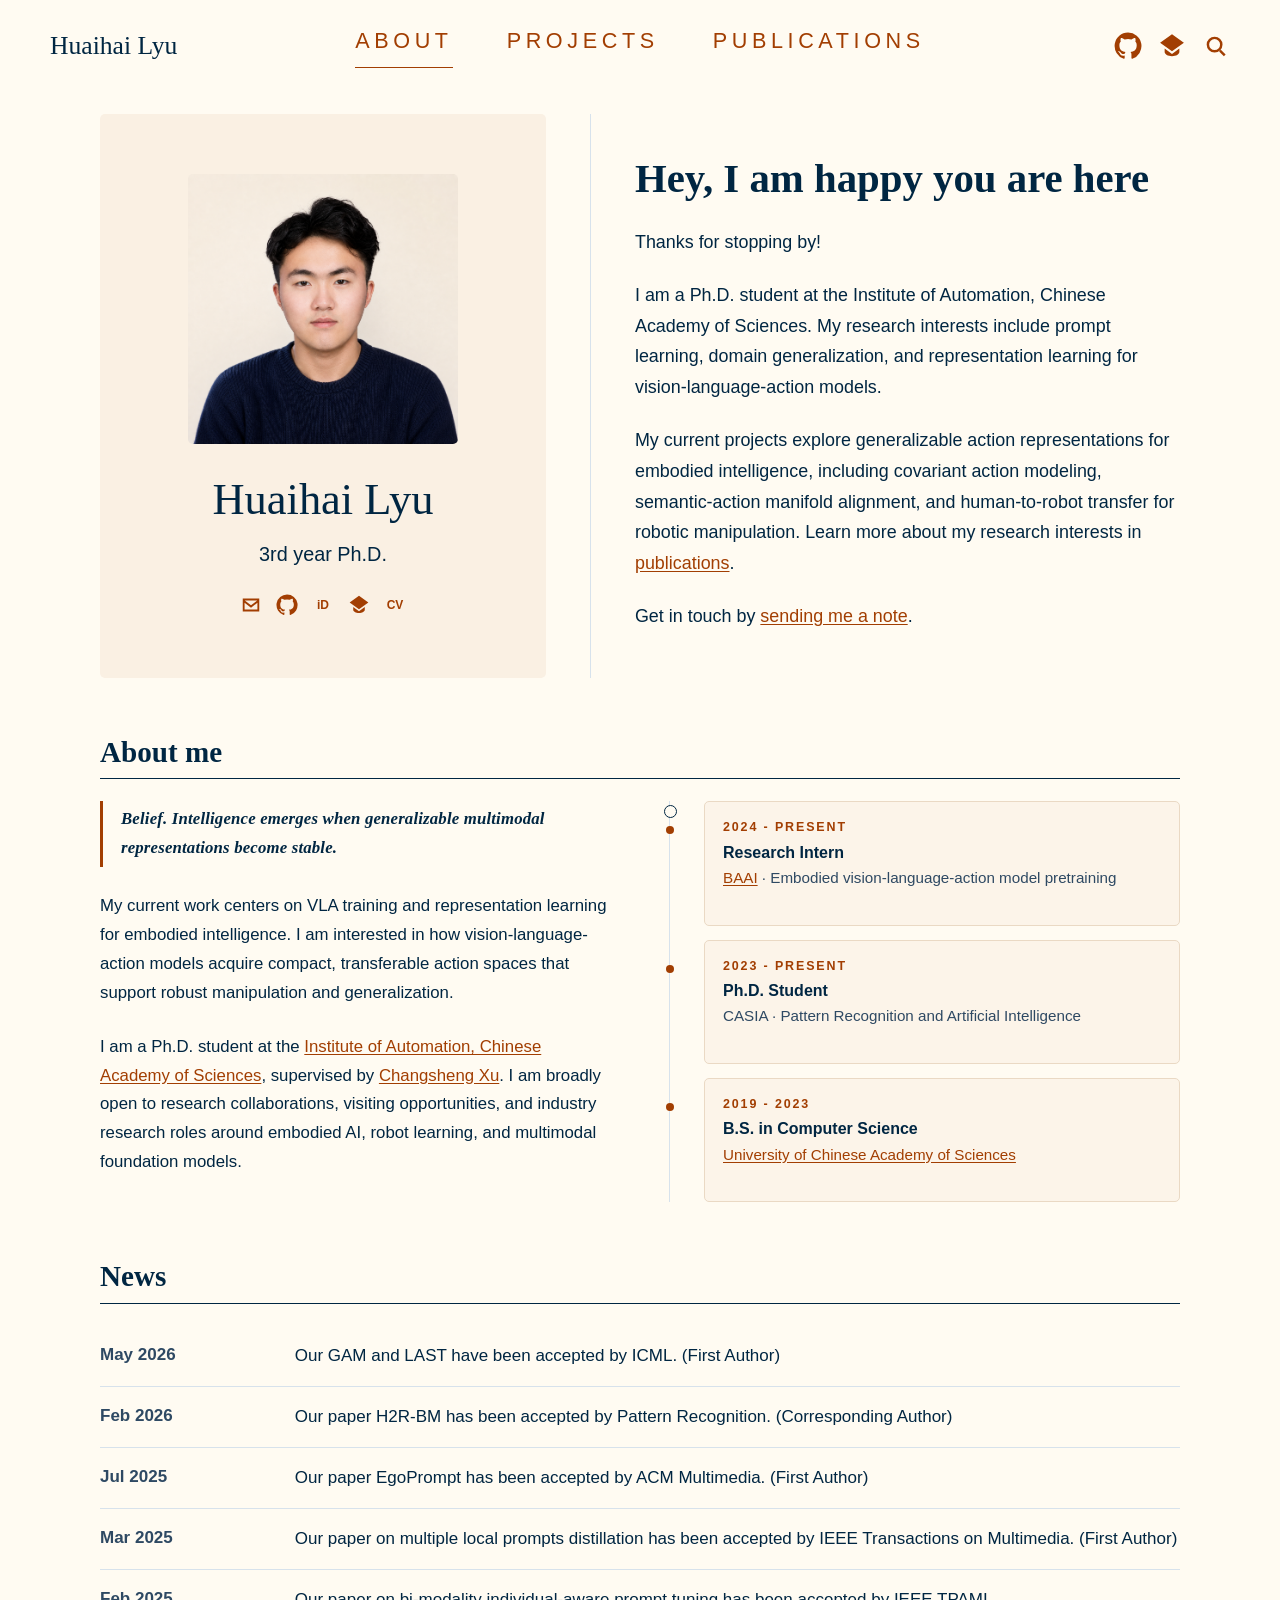
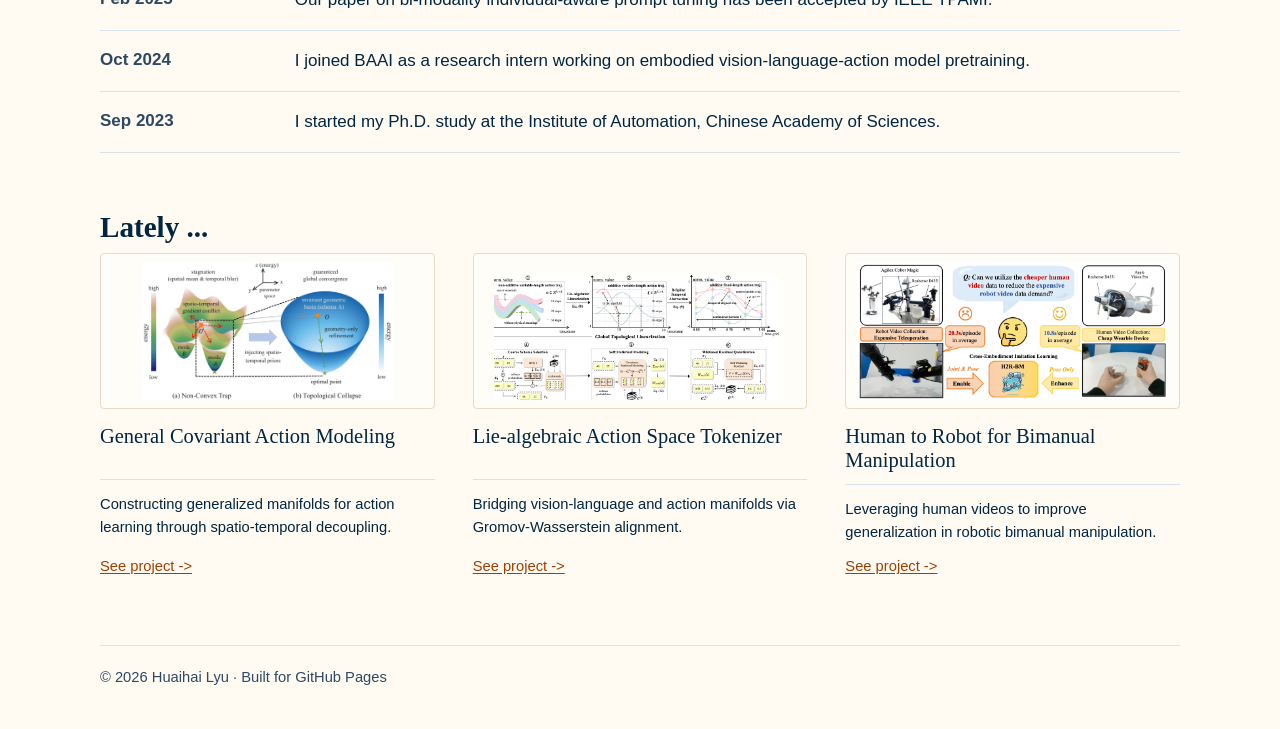
<file: index.html>
<!doctype html>
<html lang="en">
  <head>
    <meta charset="utf-8">
    <meta name="viewport" content="width=device-width, initial-scale=1">
    <title>Huaihai Lyu</title>
    <meta
      name="description"
      content="Huaihai Lyu is a Ph.D. student working on prompt learning, domain generalization, and vision-language-action representation learning."
    >
    <link rel="stylesheet" href="assets/css/styles.css">
  </head>
  <body>
    <header class="site-header">
      <a class="brand" href="index.html#about">Huaihai Lyu</a>
      <nav class="primary-nav" aria-label="Primary navigation">
        <a class="active" href="#about">About</a>
        <a href="#projects">Projects</a>
        <a href="publications.html">Publications</a>
      </nav>
      <div class="header-tools" aria-label="External links">
        <a href="https://github.com/huaihailv" aria-label="GitHub" title="GitHub">
          <svg viewBox="0 0 24 24" aria-hidden="true">
            <path d="M12 .5A11.5 11.5 0 0 0 8.36 22.9c.58.1.79-.25.79-.56v-2.1c-3.22.7-3.9-1.38-3.9-1.38-.53-1.34-1.29-1.7-1.29-1.7-1.05-.72.08-.71.08-.71 1.16.08 1.77 1.2 1.77 1.2 1.03 1.76 2.7 1.25 3.36.96.1-.75.4-1.25.73-1.54-2.57-.29-5.28-1.29-5.28-5.73 0-1.27.45-2.3 1.2-3.12-.12-.29-.52-1.48.11-3.08 0 0 .98-.31 3.2 1.19a11.1 11.1 0 0 1 5.82 0c2.22-1.5 3.2-1.19 3.2-1.19.63 1.6.23 2.79.11 3.08.75.82 1.2 1.85 1.2 3.12 0 4.46-2.72 5.43-5.3 5.72.41.35.78 1.05.78 2.12v3.15c0 .31.21.67.8.56A11.5 11.5 0 0 0 12 .5Z"/>
          </svg>
        </a>
        <a href="https://scholar.google.com/citations?user=WUCPa74AAAAJ&hl=en" aria-label="Google Scholar" title="Google Scholar">
          <svg viewBox="0 0 24 24" aria-hidden="true">
            <path d="M12 2 1.8 9.25 12 16.5l10.2-7.25L12 2Zm0 16.75L5.7 14.2v2.95c0 1.93 2.82 3.55 6.3 3.55s6.3-1.62 6.3-3.55V14.2L12 18.75Z"/>
          </svg>
        </a>
        <a href="#search" aria-label="Search" title="Search">
          <svg viewBox="0 0 24 24" aria-hidden="true">
            <path d="M10.8 4a6.8 6.8 0 1 0 0 13.6 6.8 6.8 0 0 0 0-13.6Zm0 2.1a4.7 4.7 0 1 1 0 9.4 4.7 4.7 0 0 1 0-9.4Zm5.35 9.15 4.1 4.1-1.49 1.49-4.1-4.1 1.49-1.49Z"/>
          </svg>
        </a>
      </div>
    </header>

    <main class="page">
      <section class="hero" id="about">
        <aside class="profile-card" aria-label="Profile summary">
          <img class="profile-photo" src="assets/images/portrait-clean-bg.png" alt="Portrait of Huaihai Lyu">
          <h1>Huaihai Lyu</h1>
          <p>3rd year Ph.D.</p>
          <div class="profile-links" aria-label="Profile links">
            <a href="mailto:lvhuaihai2023@ia.ac.cn" aria-label="Email" title="Email">
              <svg viewBox="0 0 24 24" aria-hidden="true"><path d="M3 5h18v14H3V5Zm2.2 2 6.8 5.35L18.8 7H5.2Zm13.8 10V9.55l-7 5.5-7-5.5V17h14Z"/></svg>
            </a>
            <a href="https://github.com/huaihailv" aria-label="GitHub" title="GitHub">
              <svg viewBox="0 0 24 24" aria-hidden="true"><path d="M12 .5A11.5 11.5 0 0 0 8.36 22.9c.58.1.79-.25.79-.56v-2.1c-3.22.7-3.9-1.38-3.9-1.38-.53-1.34-1.29-1.7-1.29-1.7-1.05-.72.08-.71.08-.71 1.16.08 1.77 1.2 1.77 1.2 1.03 1.76 2.7 1.25 3.36.96.1-.75.4-1.25.73-1.54-2.57-.29-5.28-1.29-5.28-5.73 0-1.27.45-2.3 1.2-3.12-.12-.29-.52-1.48.11-3.08 0 0 .98-.31 3.2 1.19a11.1 11.1 0 0 1 5.82 0c2.22-1.5 3.2-1.19 3.2-1.19.63 1.6.23 2.79.11 3.08.75.82 1.2 1.85 1.2 3.12 0 4.46-2.72 5.43-5.3 5.72.41.35.78 1.05.78 2.12v3.15c0 .31.21.67.8.56A11.5 11.5 0 0 0 12 .5Z"/></svg>
            </a>
            <a href="#" aria-label="ORCID" title="ORCID"><span>iD</span></a>
            <a href="https://scholar.google.com/citations?user=WUCPa74AAAAJ&hl=en" aria-label="Google Scholar" title="Google Scholar">
              <svg viewBox="0 0 24 24" aria-hidden="true"><path d="M12 2 1.8 9.25 12 16.5l10.2-7.25L12 2Zm0 16.75L5.7 14.2v2.95c0 1.93 2.82 3.55 6.3 3.55s6.3-1.62 6.3-3.55V14.2L12 18.75Z"/></svg>
            </a>
            <a href="#" aria-label="CV" title="CV"><span>CV</span></a>
          </div>
        </aside>

        <div class="hero-rule" aria-hidden="true"></div>

        <section class="hero-copy">
          <h2>Hey, I am happy you are here</h2>
          <p>Thanks for stopping by!</p>
          <p>
            I am a Ph.D. student at the
            Institute of Automation, Chinese Academy of Sciences.
            My research interests include prompt learning, domain generalization, and representation learning for vision-language-action models.
          </p>
          <p>
            My current projects explore generalizable action representations for embodied intelligence, including covariant action modeling,
            semantic-action manifold alignment, and human-to-robot transfer for robotic manipulation. Learn more about my research interests
            in <a href="publications.html">publications</a>.
          </p>
          <p>Get in touch by <a href="mailto:lvhuaihai2023@ia.ac.cn">sending me a note</a>.</p>
        </section>
      </section>

      <section class="section about-me">
        <h2>About me</h2>
        <div class="section-rule"></div>
        <div class="about-layout">
          <div class="about-copy">
            <p class="research-lemma">
              Belief. Intelligence emerges when generalizable multimodal representations become stable.
            </p>
            <p>
              My current work centers on VLA training and representation learning for embodied intelligence. I am interested in how
              vision-language-action models acquire compact, transferable action spaces that support robust manipulation and generalization.
            </p>
            <p>
              I am a Ph.D. student at the
              <a href="https://english.ia.cas.cn/" target="_blank" rel="noreferrer">Institute of Automation, Chinese Academy of Sciences</a>,
              supervised by
              <a href="https://baike.baidu.com/item/%E5%BE%90%E5%B8%B8%E8%83%9C/7074988" target="_blank" rel="noreferrer">Changsheng Xu</a>.
              I am broadly open to research collaborations, visiting opportunities, and industry research roles around embodied AI,
              robot learning, and multimodal foundation models.
            </p>
          </div>
          <div class="experience-panel" aria-label="Experience">
            <article class="experience-item">
              <span class="experience-date">2024 - Present</span>
              <h3>Research Intern</h3>
              <p><a href="https://www.baai.ac.cn/english.html" target="_blank" rel="noreferrer">BAAI</a> · Embodied vision-language-action model pretraining</p>
            </article>
            <article class="experience-item">
              <span class="experience-date">2023 - Present</span>
              <h3>Ph.D. Student</h3>
              <p>CASIA · Pattern Recognition and Artificial Intelligence</p>
            </article>
            <article class="experience-item">
              <span class="experience-date">2019 - 2023</span>
              <h3>B.S. in Computer Science</h3>
              <p><a href="https://english.ucas.ac.cn/" target="_blank" rel="noreferrer">University of Chinese Academy of Sciences</a></p>
            </article>
          </div>
        </div>
      </section>

      <section class="section news" aria-labelledby="news-title">
        <h2 id="news-title">News</h2>
        <div class="section-rule"></div>
        <dl class="news-list">
          <dt>May 2026</dt>
          <dd>Our GAM and LAST have been accepted by ICML. (First Author)</dd>
          <dt>Feb 2026</dt>
          <dd>Our paper H2R-BM has been accepted by Pattern Recognition. (Corresponding Author)</dd>
          <dt>Jul 2025</dt>
          <dd>Our paper EgoPrompt has been accepted by ACM Multimedia. (First Author)</dd>
          <dt>Mar 2025</dt>
          <dd>Our paper on multiple local prompts distillation has been accepted by IEEE Transactions on Multimedia. (First Author)</dd>
          <dt>Feb 2025</dt>
          <dd>Our paper on bi-modality individual-aware prompt tuning has been accepted by IEEE TPAMI.</dd>
          <dt>Oct 2024</dt>
          <dd>I joined BAAI as a research intern working on embodied vision-language-action model pretraining.</dd>
          <dt>Sep 2023</dt>
          <dd>I started my Ph.D. study at the Institute of Automation, Chinese Academy of Sciences.</dd>
        </dl>
      </section>

      <section class="section projects" id="projects" aria-labelledby="projects-title">
        <h2 id="projects-title">Lately ...</h2>
        <div class="project-grid">
          <article class="project-card">
            <figure class="project-figure">
              <img src="assets/images/gam-overview.png" alt="Teaser diagram for General Covariant Action Modeling">
            </figure>
            <h3>General Covariant Action Modeling</h3>
            <p>Constructing generalized manifolds for action learning through spatio-temporal decoupling.</p>
            <a href="publications.html">See project -></a>
          </article>
          <article class="project-card">
            <figure class="project-figure">
              <img src="assets/images/last.png" alt="Diagram for Lie-algebraic Action Space Tokenizer">
            </figure>
            <h3>Lie-algebraic Action Space Tokenizer</h3>
            <p>Bridging vision-language and action manifolds via Gromov-Wasserstein alignment.</p>
            <a href="publications.html">See project -></a>
          </article>
          <article class="project-card">
            <figure class="project-figure">
              <img src="assets/images/h2r-teaser.png" alt="Teaser diagram for Human to Robot for Bimanual Manipulation">
            </figure>
            <h3>Human to Robot for Bimanual Manipulation</h3>
            <p>Leveraging human videos to improve generalization in robotic bimanual manipulation.</p>
            <a href="publications.html">See project -></a>
          </article>
        </div>
      </section>
    </main>

    <footer class="site-footer">
      <p>© 2026 Huaihai Lyu · Built for GitHub Pages</p>
    </footer>
  </body>
</html>
</file>
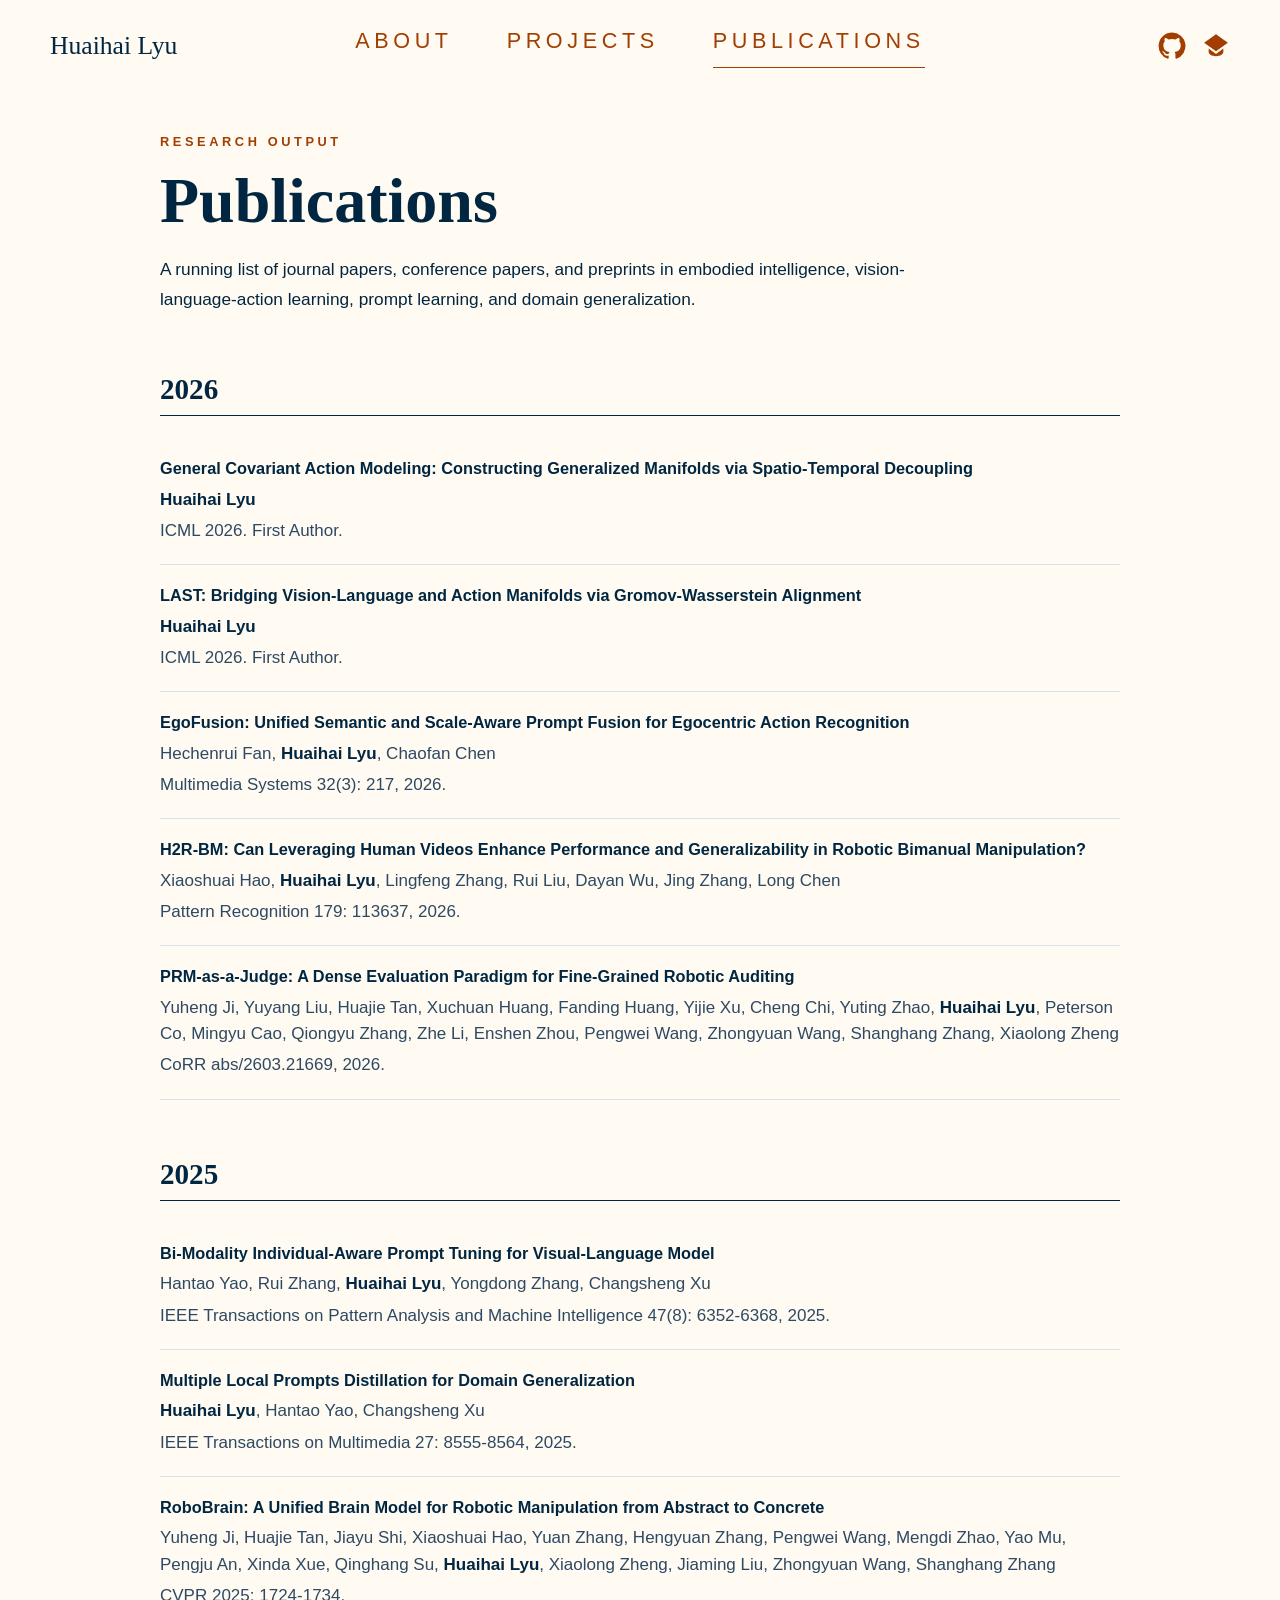
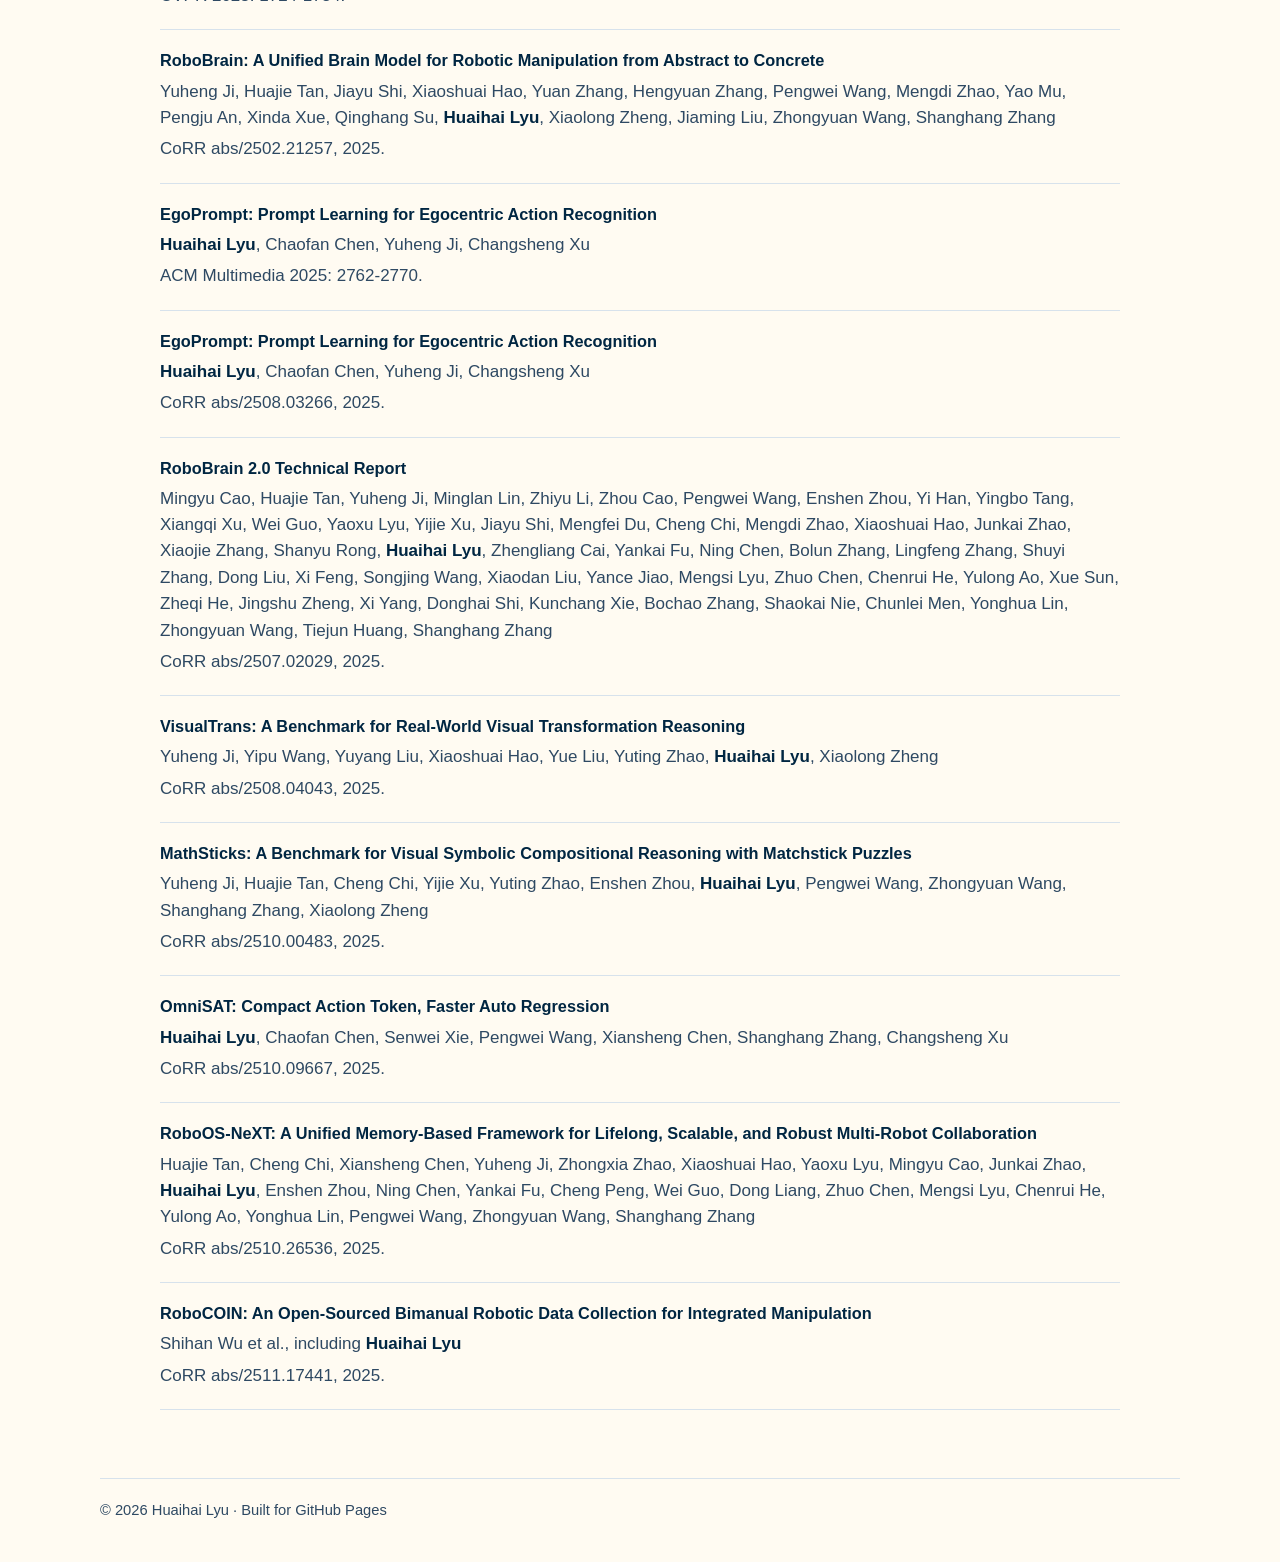
<file: publications.html>
<!doctype html>
<html lang="en">
  <head>
    <meta charset="utf-8">
    <meta name="viewport" content="width=device-width, initial-scale=1">
    <title>Publications - Huaihai Lyu</title>
    <meta
      name="description"
      content="Selected publications by Huaihai Lyu in vision-language-action learning, domain generalization, and prompt learning."
    >
    <link rel="stylesheet" href="assets/css/styles.css">
  </head>
  <body>
    <header class="site-header">
      <a class="brand" href="index.html#about">Huaihai Lyu</a>
      <nav class="primary-nav" aria-label="Primary navigation">
        <a href="index.html#about">About</a>
        <a href="index.html#projects">Projects</a>
        <a class="active" href="publications.html">Publications</a>
      </nav>
      <div class="header-tools" aria-label="External links">
        <a href="https://github.com/huaihailv" aria-label="GitHub" title="GitHub">
          <svg viewBox="0 0 24 24" aria-hidden="true">
            <path d="M12 .5A11.5 11.5 0 0 0 8.36 22.9c.58.1.79-.25.79-.56v-2.1c-3.22.7-3.9-1.38-3.9-1.38-.53-1.34-1.29-1.7-1.29-1.7-1.05-.72.08-.71.08-.71 1.16.08 1.77 1.2 1.77 1.2 1.03 1.76 2.7 1.25 3.36.96.1-.75.4-1.25.73-1.54-2.57-.29-5.28-1.29-5.28-5.73 0-1.27.45-2.3 1.2-3.12-.12-.29-.52-1.48.11-3.08 0 0 .98-.31 3.2 1.19a11.1 11.1 0 0 1 5.82 0c2.22-1.5 3.2-1.19 3.2-1.19.63 1.6.23 2.79.11 3.08.75.82 1.2 1.85 1.2 3.12 0 4.46-2.72 5.43-5.3 5.72.41.35.78 1.05.78 2.12v3.15c0 .31.21.67.8.56A11.5 11.5 0 0 0 12 .5Z"/>
          </svg>
        </a>
        <a href="https://scholar.google.com/citations?user=WUCPa74AAAAJ&hl=en" aria-label="Google Scholar" title="Google Scholar">
          <svg viewBox="0 0 24 24" aria-hidden="true">
            <path d="M12 2 1.8 9.25 12 16.5l10.2-7.25L12 2Zm0 16.75L5.7 14.2v2.95c0 1.93 2.82 3.55 6.3 3.55s6.3-1.62 6.3-3.55V14.2L12 18.75Z"/>
          </svg>
        </a>
      </div>
    </header>

    <main class="page publication-page">
      <section class="publication-header">
        <p class="eyebrow">Research Output</p>
        <h1>Publications</h1>
        <p>
          A running list of journal papers, conference papers, and preprints in embodied intelligence,
          vision-language-action learning, prompt learning, and domain generalization.
        </p>
      </section>

      <section class="section">
        <h2>2026</h2>
        <div class="section-rule"></div>
        <ol class="publication-list detailed">
          <li>
            <article>
              <h3>General Covariant Action Modeling: Constructing Generalized Manifolds via Spatio-Temporal Decoupling</h3>
              <p><strong>Huaihai Lyu</strong></p>
              <p>ICML 2026. First Author.</p>
            </article>
          </li>
          <li>
            <article>
              <h3>LAST: Bridging Vision-Language and Action Manifolds via Gromov-Wasserstein Alignment</h3>
              <p><strong>Huaihai Lyu</strong></p>
              <p>ICML 2026. First Author.</p>
            </article>
          </li>
          <li>
            <article>
              <h3>EgoFusion: Unified Semantic and Scale-Aware Prompt Fusion for Egocentric Action Recognition</h3>
              <p>Hechenrui Fan, <strong>Huaihai Lyu</strong>, Chaofan Chen</p>
              <p>Multimedia Systems 32(3): 217, 2026.</p>
            </article>
          </li>
          <li>
            <article>
              <h3>H2R-BM: Can Leveraging Human Videos Enhance Performance and Generalizability in Robotic Bimanual Manipulation?</h3>
              <p>Xiaoshuai Hao, <strong>Huaihai Lyu</strong>, Lingfeng Zhang, Rui Liu, Dayan Wu, Jing Zhang, Long Chen</p>
              <p>Pattern Recognition 179: 113637, 2026.</p>
            </article>
          </li>
          <li>
            <article>
              <h3>PRM-as-a-Judge: A Dense Evaluation Paradigm for Fine-Grained Robotic Auditing</h3>
              <p>Yuheng Ji, Yuyang Liu, Huajie Tan, Xuchuan Huang, Fanding Huang, Yijie Xu, Cheng Chi, Yuting Zhao, <strong>Huaihai Lyu</strong>, Peterson Co, Mingyu Cao, Qiongyu Zhang, Zhe Li, Enshen Zhou, Pengwei Wang, Zhongyuan Wang, Shanghang Zhang, Xiaolong Zheng</p>
              <p>CoRR abs/2603.21669, 2026.</p>
            </article>
          </li>
        </ol>
      </section>

      <section class="section">
        <h2>2025</h2>
        <div class="section-rule"></div>
        <ol class="publication-list detailed">
          <li>
            <article>
              <h3>Bi-Modality Individual-Aware Prompt Tuning for Visual-Language Model</h3>
              <p>Hantao Yao, Rui Zhang, <strong>Huaihai Lyu</strong>, Yongdong Zhang, Changsheng Xu</p>
              <p>IEEE Transactions on Pattern Analysis and Machine Intelligence 47(8): 6352-6368, 2025.</p>
            </article>
          </li>
          <li>
            <article>
              <h3>Multiple Local Prompts Distillation for Domain Generalization</h3>
              <p><strong>Huaihai Lyu</strong>, Hantao Yao, Changsheng Xu</p>
              <p>IEEE Transactions on Multimedia 27: 8555-8564, 2025.</p>
            </article>
          </li>
          <li>
            <article>
              <h3>RoboBrain: A Unified Brain Model for Robotic Manipulation from Abstract to Concrete</h3>
              <p>Yuheng Ji, Huajie Tan, Jiayu Shi, Xiaoshuai Hao, Yuan Zhang, Hengyuan Zhang, Pengwei Wang, Mengdi Zhao, Yao Mu, Pengju An, Xinda Xue, Qinghang Su, <strong>Huaihai Lyu</strong>, Xiaolong Zheng, Jiaming Liu, Zhongyuan Wang, Shanghang Zhang</p>
              <p>CVPR 2025: 1724-1734.</p>
            </article>
          </li>
          <li>
            <article>
              <h3>RoboBrain: A Unified Brain Model for Robotic Manipulation from Abstract to Concrete</h3>
              <p>Yuheng Ji, Huajie Tan, Jiayu Shi, Xiaoshuai Hao, Yuan Zhang, Hengyuan Zhang, Pengwei Wang, Mengdi Zhao, Yao Mu, Pengju An, Xinda Xue, Qinghang Su, <strong>Huaihai Lyu</strong>, Xiaolong Zheng, Jiaming Liu, Zhongyuan Wang, Shanghang Zhang</p>
              <p>CoRR abs/2502.21257, 2025.</p>
            </article>
          </li>
          <li>
            <article>
              <h3>EgoPrompt: Prompt Learning for Egocentric Action Recognition</h3>
              <p><strong>Huaihai Lyu</strong>, Chaofan Chen, Yuheng Ji, Changsheng Xu</p>
              <p>ACM Multimedia 2025: 2762-2770.</p>
            </article>
          </li>
          <li>
            <article>
              <h3>EgoPrompt: Prompt Learning for Egocentric Action Recognition</h3>
              <p><strong>Huaihai Lyu</strong>, Chaofan Chen, Yuheng Ji, Changsheng Xu</p>
              <p>CoRR abs/2508.03266, 2025.</p>
            </article>
          </li>
          <li>
            <article>
              <h3>RoboBrain 2.0 Technical Report</h3>
              <p>Mingyu Cao, Huajie Tan, Yuheng Ji, Minglan Lin, Zhiyu Li, Zhou Cao, Pengwei Wang, Enshen Zhou, Yi Han, Yingbo Tang, Xiangqi Xu, Wei Guo, Yaoxu Lyu, Yijie Xu, Jiayu Shi, Mengfei Du, Cheng Chi, Mengdi Zhao, Xiaoshuai Hao, Junkai Zhao, Xiaojie Zhang, Shanyu Rong, <strong>Huaihai Lyu</strong>, Zhengliang Cai, Yankai Fu, Ning Chen, Bolun Zhang, Lingfeng Zhang, Shuyi Zhang, Dong Liu, Xi Feng, Songjing Wang, Xiaodan Liu, Yance Jiao, Mengsi Lyu, Zhuo Chen, Chenrui He, Yulong Ao, Xue Sun, Zheqi He, Jingshu Zheng, Xi Yang, Donghai Shi, Kunchang Xie, Bochao Zhang, Shaokai Nie, Chunlei Men, Yonghua Lin, Zhongyuan Wang, Tiejun Huang, Shanghang Zhang</p>
              <p>CoRR abs/2507.02029, 2025.</p>
            </article>
          </li>
          <li>
            <article>
              <h3>VisualTrans: A Benchmark for Real-World Visual Transformation Reasoning</h3>
              <p>Yuheng Ji, Yipu Wang, Yuyang Liu, Xiaoshuai Hao, Yue Liu, Yuting Zhao, <strong>Huaihai Lyu</strong>, Xiaolong Zheng</p>
              <p>CoRR abs/2508.04043, 2025.</p>
            </article>
          </li>
          <li>
            <article>
              <h3>MathSticks: A Benchmark for Visual Symbolic Compositional Reasoning with Matchstick Puzzles</h3>
              <p>Yuheng Ji, Huajie Tan, Cheng Chi, Yijie Xu, Yuting Zhao, Enshen Zhou, <strong>Huaihai Lyu</strong>, Pengwei Wang, Zhongyuan Wang, Shanghang Zhang, Xiaolong Zheng</p>
              <p>CoRR abs/2510.00483, 2025.</p>
            </article>
          </li>
          <li>
            <article>
              <h3>OmniSAT: Compact Action Token, Faster Auto Regression</h3>
              <p><strong>Huaihai Lyu</strong>, Chaofan Chen, Senwei Xie, Pengwei Wang, Xiansheng Chen, Shanghang Zhang, Changsheng Xu</p>
              <p>CoRR abs/2510.09667, 2025.</p>
            </article>
          </li>
          <li>
            <article>
              <h3>RoboOS-NeXT: A Unified Memory-Based Framework for Lifelong, Scalable, and Robust Multi-Robot Collaboration</h3>
              <p>Huajie Tan, Cheng Chi, Xiansheng Chen, Yuheng Ji, Zhongxia Zhao, Xiaoshuai Hao, Yaoxu Lyu, Mingyu Cao, Junkai Zhao, <strong>Huaihai Lyu</strong>, Enshen Zhou, Ning Chen, Yankai Fu, Cheng Peng, Wei Guo, Dong Liang, Zhuo Chen, Mengsi Lyu, Chenrui He, Yulong Ao, Yonghua Lin, Pengwei Wang, Zhongyuan Wang, Shanghang Zhang</p>
              <p>CoRR abs/2510.26536, 2025.</p>
            </article>
          </li>
          <li>
            <article>
              <h3>RoboCOIN: An Open-Sourced Bimanual Robotic Data Collection for Integrated Manipulation</h3>
              <p>Shihan Wu et al., including <strong>Huaihai Lyu</strong></p>
              <p>CoRR abs/2511.17441, 2025.</p>
            </article>
          </li>
        </ol>
      </section>
    </main>

    <footer class="site-footer">
      <p>© 2026 Huaihai Lyu · Built for GitHub Pages</p>
    </footer>
  </body>
</html>
</file>
<file: assets/css/styles.css>
:root {
  --bg: #fffbf2;
  --panel: #faf0e3;
  --ink: #002642;
  --ink-soft: #2e4963;
  --accent: #a23e02;
  --rule: #d7e2ec;
  --panel-rule: #ead9c4;
  --max-width: 1180px;
  --page-pad: clamp(18px, 4vw, 50px);
}

* {
  box-sizing: border-box;
}

html {
  scroll-behavior: smooth;
}

body {
  margin: 0;
  background: var(--bg);
  color: var(--ink);
  font-family: "Red Hat Text", "Source Sans Pro", -apple-system, BlinkMacSystemFont, "Segoe UI", Arial, sans-serif;
  font-size: 17px;
  line-height: 1.55;
}

a {
  color: var(--accent);
  text-decoration: underline;
  text-underline-offset: 0.12em;
}

a:hover {
  text-decoration: none;
}

img {
  display: block;
  max-width: 100%;
}

h1,
h2,
h3 {
  color: var(--ink);
  font-family: Petrona, Georgia, "Times New Roman", serif;
  line-height: 1.15;
  margin: 0;
}

.site-header {
  align-items: center;
  color: var(--accent);
  display: grid;
  grid-template-columns: minmax(160px, 1fr) auto minmax(140px, 1fr);
  min-height: 92px;
  padding: 0 var(--page-pad);
  position: relative;
}

.brand {
  color: var(--ink);
  font-family: Petrona, Georgia, "Times New Roman", serif;
  font-size: clamp(1.35rem, 2vw, 1.65rem);
  text-decoration: none;
}

.primary-nav {
  display: flex;
  gap: clamp(24px, 4.5vw, 54px);
  justify-content: center;
  min-width: 0;
}

.primary-nav a {
  color: var(--accent);
  font-size: clamp(1.02rem, 1.8vw, 1.35rem);
  letter-spacing: clamp(0.14em, 0.36vw, 0.28em);
  padding-bottom: 10px;
  text-decoration: none;
  text-transform: uppercase;
  white-space: nowrap;
}

.primary-nav a.active {
  border-bottom: 1px solid var(--accent);
}

.header-tools {
  display: flex;
  gap: 16px;
  justify-content: flex-end;
  min-width: 0;
}

.header-tools a,
.profile-links a {
  align-items: center;
  color: var(--accent);
  display: inline-flex;
  justify-content: center;
  text-decoration: none;
}

.header-tools svg {
  fill: currentColor;
  height: 28px;
  width: 28px;
}

.page {
  margin: 0 auto;
  max-width: var(--max-width);
  padding: 22px var(--page-pad) 68px;
}

.hero {
  align-items: stretch;
  display: grid;
  gap: clamp(28px, 4vw, 44px);
  grid-template-columns: minmax(340px, 0.9fr) 1px minmax(0, 1.1fr);
}

.profile-card {
  align-items: center;
  background: var(--panel);
  border-radius: 5px;
  display: flex;
  flex-direction: column;
  justify-content: center;
  min-height: 540px;
  padding: clamp(38px, 5vw, 58px) clamp(24px, 3vw, 34px);
  text-align: center;
}

.profile-photo {
  aspect-ratio: 1;
  background: #f3e6d5;
  border-radius: 5px;
  height: clamp(220px, 23vw, 270px);
  margin: 0 auto 30px;
  object-fit: cover;
  object-position: center;
  width: clamp(220px, 23vw, 270px);
}

.profile-card h1 {
  font-size: clamp(2.28rem, 4vw, 2.78rem);
  font-weight: 400;
  margin-bottom: 14px;
}

.profile-card p {
  font-size: 1.24rem;
  margin: 0 0 22px;
}

.profile-links {
  align-items: center;
  display: flex;
  flex-wrap: wrap;
  gap: 10px;
  justify-content: center;
}

.profile-links a {
  border: 2px solid transparent;
  border-radius: 50%;
  height: 26px;
  width: 26px;
}

.profile-links svg {
  fill: currentColor;
  height: 24px;
  width: 24px;
}

.profile-links span {
  font-size: 0.75rem;
  font-weight: 700;
}

.hero-rule {
  background: var(--rule);
}

.hero-copy {
  align-self: center;
  padding: 42px 0 24px;
}

.hero-copy h2 {
  font-size: clamp(2.05rem, 4vw, 2.55rem);
  font-weight: 700;
  margin-bottom: 24px;
}

.hero-copy p {
  font-size: clamp(1.02rem, 1.45vw, 1.12rem);
  line-height: 1.72;
  margin: 0 0 22px;
}

.section {
  margin-top: clamp(38px, 6vw, 58px);
}

.section h2 {
  font-size: 1.82rem;
  font-weight: 700;
  margin-bottom: 9px;
}

.section-rule {
  background: var(--ink);
  height: 1px;
  margin-bottom: 22px;
}

.two-column,
.about-layout {
  display: grid;
  gap: clamp(34px, 5vw, 58px);
  grid-template-columns: 1fr 1fr;
}

.two-column p,
.about-copy p {
  font-size: 1.05rem;
  line-height: 1.72;
  margin: 0 0 25px;
}

.two-column .lead {
  font-weight: 700;
  line-height: 1.65;
}

.research-lemma {
  border-left: 3px solid var(--accent);
  color: var(--ink);
  font-family: "Iowan Old Style", "Palatino Linotype", Palatino, Georgia, serif;
  font-size: clamp(1.08rem, 1.8vw, 1.28rem);
  font-style: italic;
  font-weight: 700;
  letter-spacing: 0.01em;
  line-height: 1.58;
  margin-bottom: 28px;
  padding: 4px 0 4px 18px;
}

.experience-panel {
  border-left: 1px solid var(--rule);
  display: grid;
  gap: 14px;
  padding-left: clamp(22px, 3vw, 34px);
  position: relative;
}

.experience-panel::before {
  background: var(--bg);
  border: 1px solid var(--ink);
  border-radius: 50%;
  content: "";
  height: 11px;
  left: -6px;
  position: absolute;
  top: 4px;
  width: 11px;
}

.experience-item {
  background: rgba(250, 240, 227, 0.58);
  border: 1px solid var(--panel-rule);
  border-radius: 5px;
  padding: 16px 18px 15px;
  position: relative;
}

.experience-item::before {
  background: var(--accent);
  border-radius: 50%;
  content: "";
  height: 8px;
  left: calc(clamp(22px, 3vw, 34px) * -1 - 5px);
  position: absolute;
  top: 24px;
  width: 8px;
}

.experience-date {
  color: var(--accent);
  display: block;
  font-size: 0.78rem;
  font-weight: 800;
  letter-spacing: 0.15em;
  margin-bottom: 6px;
  text-transform: uppercase;
}

.experience-item h3 {
  font-family: "Red Hat Text", "Source Sans Pro", -apple-system, BlinkMacSystemFont, "Segoe UI", Arial, sans-serif;
  font-size: 1rem;
  font-weight: 800;
  margin-bottom: 4px;
}

.experience-item p {
  color: var(--ink-soft);
  font-size: 0.95rem;
  line-height: 1.55;
  margin: 0;
}

.timeline-list {
  list-style: none;
  margin: 0;
  padding: 0;
}

.timeline-list li {
  line-height: 1.78;
  margin: 0 0 0.25rem;
  padding-left: 1.45rem;
  position: relative;
}

.timeline-list li::before {
  color: var(--ink);
  content: "✹";
  left: 0;
  position: absolute;
}

.news-list {
  display: grid;
  grid-template-columns: minmax(118px, 0.22fr) minmax(0, 1fr);
  margin: 0;
}

.news-list dt,
.news-list dd {
  border-bottom: 1px solid var(--rule);
  margin: 0;
  padding: 16px 0;
}

.news-list dt {
  color: var(--ink-soft);
  font-weight: 700;
}

.news-list dd {
  line-height: 1.65;
}

.project-grid {
  display: grid;
  align-items: stretch;
  gap: clamp(26px, 3.4vw, 38px);
  grid-template-columns: repeat(3, minmax(0, 1fr));
}

.project-card {
  display: grid;
  grid-template-rows: auto minmax(3.35rem, auto) 1fr auto;
  min-width: 0;
}

.project-figure {
  align-items: center;
  aspect-ratio: 2.15 / 1;
  background: #fffdf8;
  border: 1px solid var(--panel-rule);
  border-radius: 4px;
  display: flex;
  justify-content: center;
  margin: 0 0 16px;
  overflow: hidden;
  padding: clamp(4px, 0.7vw, 8px);
  transition: border-color 160ms ease, transform 160ms ease;
}

.project-figure img {
  max-height: 100%;
  max-width: 100%;
  object-fit: contain;
  object-position: center;
  width: 100%;
}

.project-card h3 {
  font-size: clamp(1.12rem, 1.6vw, 1.34rem);
  font-weight: 400;
  margin-bottom: 12px;
  max-width: 95%;
}

.project-card p {
  border-top: 1px solid var(--rule);
  font-size: 0.92rem;
  line-height: 1.58;
  margin: 0 0 10px;
  padding-top: 13px;
}

.project-card a {
  font-size: 0.92rem;
}

.project-card:hover .project-figure {
  border-color: rgba(162, 62, 2, 0.35);
  transform: translateY(-2px);
}

.publication-list {
  margin: 0;
  padding-left: 1.35rem;
}

.publication-list li {
  line-height: 1.68;
  margin-bottom: 0.8rem;
}

.publication-page {
  max-width: 1060px;
}

.publication-header {
  margin: 18px 0 clamp(36px, 5vw, 52px);
  max-width: 820px;
}

.publication-header h1 {
  font-size: clamp(2.4rem, 5vw, 4rem);
  font-weight: 700;
  margin-bottom: 18px;
}

.publication-header p:not(.eyebrow) {
  font-size: 1.08rem;
  line-height: 1.72;
  margin: 0;
}

.eyebrow {
  color: var(--accent);
  font-size: 0.8rem;
  font-weight: 700;
  letter-spacing: 0.28em;
  margin: 0 0 12px;
  text-transform: uppercase;
}

.publication-list.detailed {
  display: grid;
  gap: 0;
  list-style: none;
  padding-left: 0;
}

.publication-list.detailed li {
  border-bottom: 1px solid var(--rule);
  margin: 0;
  padding: 18px 0 20px;
}

.publication-list.detailed article {
  display: grid;
  gap: 5px;
}

.publication-list.detailed h3 {
  font-family: "Red Hat Text", "Source Sans Pro", -apple-system, BlinkMacSystemFont, "Segoe UI", Arial, sans-serif;
  font-size: 1.02rem;
  font-weight: 700;
  line-height: 1.55;
  margin-bottom: 0;
}

.publication-list.detailed p {
  color: var(--ink-soft);
  line-height: 1.55;
  margin: 0;
}

.publication-list.detailed strong {
  color: var(--ink);
  font-weight: 800;
}

.site-footer {
  margin: 0 auto;
  max-width: var(--max-width);
  padding: 0 var(--page-pad) 40px;
}

.site-footer p {
  border-top: 1px solid var(--rule);
  color: var(--ink-soft);
  font-size: 0.92rem;
  margin: 0;
  padding-top: 20px;
}

@media (max-width: 1040px) {
  .site-header {
    grid-template-columns: 1fr auto;
    height: auto;
    padding-bottom: 22px;
    padding-top: 22px;
    row-gap: 18px;
  }

  .primary-nav {
    grid-column: 1 / -1;
    grid-row: 2;
    order: 3;
  }

  .header-tools {
    justify-content: flex-end;
  }

  .hero {
    grid-template-columns: 1fr;
  }

  .hero-rule {
    height: 1px;
  }

  .hero-copy {
    padding-top: 0;
  }

  .two-column,
  .about-layout,
  .project-grid {
    grid-template-columns: 1fr;
  }

  .experience-panel {
    border-left: 0;
    padding-left: 0;
  }

  .experience-panel::before,
  .experience-item::before {
    display: none;
  }

  .project-card {
    grid-template-rows: auto auto auto auto;
    max-width: 760px;
  }
}

@media (max-width: 620px) {
  body {
    font-size: 16px;
  }

  .primary-nav {
    gap: 18px;
    justify-content: flex-start;
    overflow-x: auto;
    padding-bottom: 4px;
    width: 100%;
  }

  .primary-nav a {
    font-size: 0.95rem;
    letter-spacing: 0.16em;
  }

  .page,
  .site-footer {
    padding-left: 18px;
    padding-right: 18px;
  }

  .site-header {
    grid-template-columns: 1fr;
    justify-items: center;
  }

  .header-tools {
    justify-content: center;
  }

  .profile-card {
    min-height: auto;
    padding: 38px 24px;
  }

  .profile-photo {
    height: 220px;
    width: 220px;
  }

  .profile-card h1 {
    font-size: 2.25rem;
  }

  .hero-copy h2 {
    font-size: 2rem;
  }

  .news-list {
    grid-template-columns: 1fr;
  }

  .news-list dt {
    border-bottom: 0;
    padding-bottom: 2px;
  }

  .news-list dd {
    padding-top: 0;
  }
}
</file>
